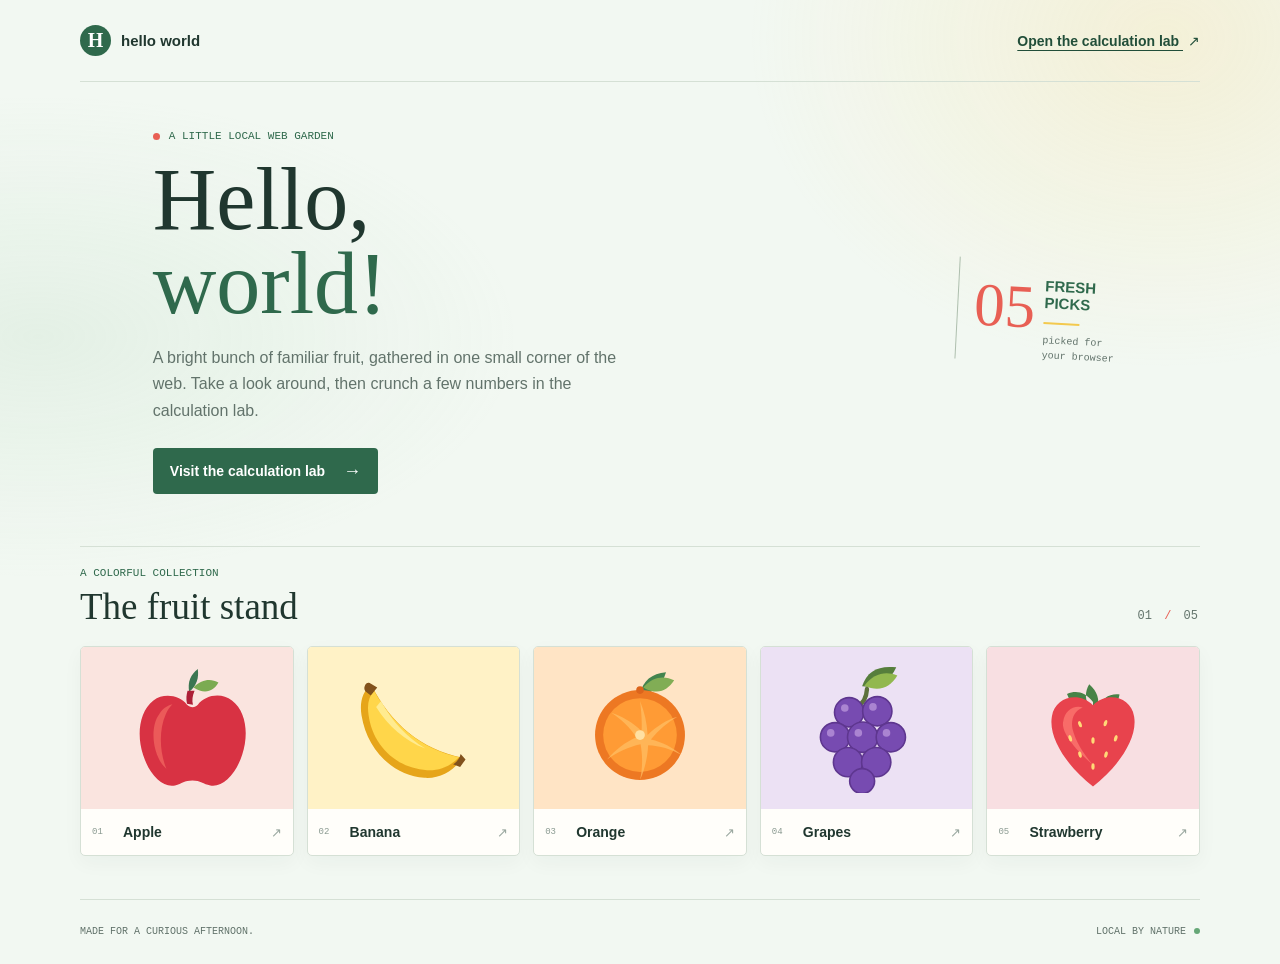
<file: index.html>
<!doctype html>
<html lang="en">
<head>
  <meta charset="utf-8">
  <meta name="viewport" content="width=device-width, initial-scale=1">
  <meta name="theme-color" content="#f2f8f2">
  <title>Hello, world! | Fruit collection</title>
  <link rel="stylesheet" href="/style.css">
</head>
<body>
  <div class="site-shell">
    <header class="site-header">
      <a class="brand" href="/" aria-label="Hello World home">
        <span class="brand-mark" aria-hidden="true">H</span>
        <span>hello world</span>
      </a>
      <a class="header-link" href="/calculations">Open the calculation lab <span aria-hidden="true">&#8599;</span></a>
    </header>

    <main>
      <section class="home-hero" aria-labelledby="page-title">
        <div class="hero-copy">
          <p class="eyebrow"><span class="eyebrow-dot" aria-hidden="true"></span> A little local web garden</p>
          <h1 id="page-title">Hello,<br><span>world!</span></h1>
          <p class="hero-intro">A bright bunch of familiar fruit, gathered in one small corner of the web. Take a look around, then crunch a few numbers in the calculation lab.</p>
          <a class="primary-link" href="/calculations">Visit the calculation lab <span aria-hidden="true">&#8594;</span></a>
        </div>
        <div class="hero-note" aria-label="Five fresh picks">
          <span class="note-number">05</span>
          <span class="note-label">fresh<br>picks</span>
          <span class="note-rule" aria-hidden="true"></span>
          <span class="note-small">picked for<br>your browser</span>
        </div>
      </section>

      <section class="fruit-section" aria-labelledby="fruit-title">
        <div class="section-heading">
          <div>
            <p class="eyebrow">A colorful collection</p>
            <h2 id="fruit-title">The fruit stand</h2>
          </div>
          <p class="section-count">01 <span aria-hidden="true">/</span> 05</p>
        </div>
        <ul class="fruit-grid">
          <li class="fruit-card fruit-card-apple">
            <div class="fruit-art"><img src="/images/apple.svg" alt="A red apple with a green leaf"></div>
            <div class="fruit-caption"><span class="fruit-index">01</span><h3>Apple</h3><span class="fruit-arrow" aria-hidden="true">&#8599;</span></div>
          </li>
          <li class="fruit-card fruit-card-banana">
            <div class="fruit-art"><img src="/images/banana.svg" alt="A ripe yellow banana"></div>
            <div class="fruit-caption"><span class="fruit-index">02</span><h3>Banana</h3><span class="fruit-arrow" aria-hidden="true">&#8599;</span></div>
          </li>
          <li class="fruit-card fruit-card-orange">
            <div class="fruit-art"><img src="/images/orange.svg" alt="A bright orange with a green leaf"></div>
            <div class="fruit-caption"><span class="fruit-index">03</span><h3>Orange</h3><span class="fruit-arrow" aria-hidden="true">&#8599;</span></div>
          </li>
          <li class="fruit-card fruit-card-grapes">
            <div class="fruit-art"><img src="/images/grapes.svg" alt="A bunch of purple grapes"></div>
            <div class="fruit-caption"><span class="fruit-index">04</span><h3>Grapes</h3><span class="fruit-arrow" aria-hidden="true">&#8599;</span></div>
          </li>
          <li class="fruit-card fruit-card-strawberry">
            <div class="fruit-art"><img src="/images/strawberry.svg" alt="A red strawberry with green leaves"></div>
            <div class="fruit-caption"><span class="fruit-index">05</span><h3>Strawberry</h3><span class="fruit-arrow" aria-hidden="true">&#8599;</span></div>
          </li>
        </ul>
      </section>
    </main>

    <footer class="site-footer">
      <span>Made for a curious afternoon.</span>
      <span>Local by nature <span class="footer-dot" aria-hidden="true"></span></span>
    </footer>
  </div>
</body>
</html>
</file>
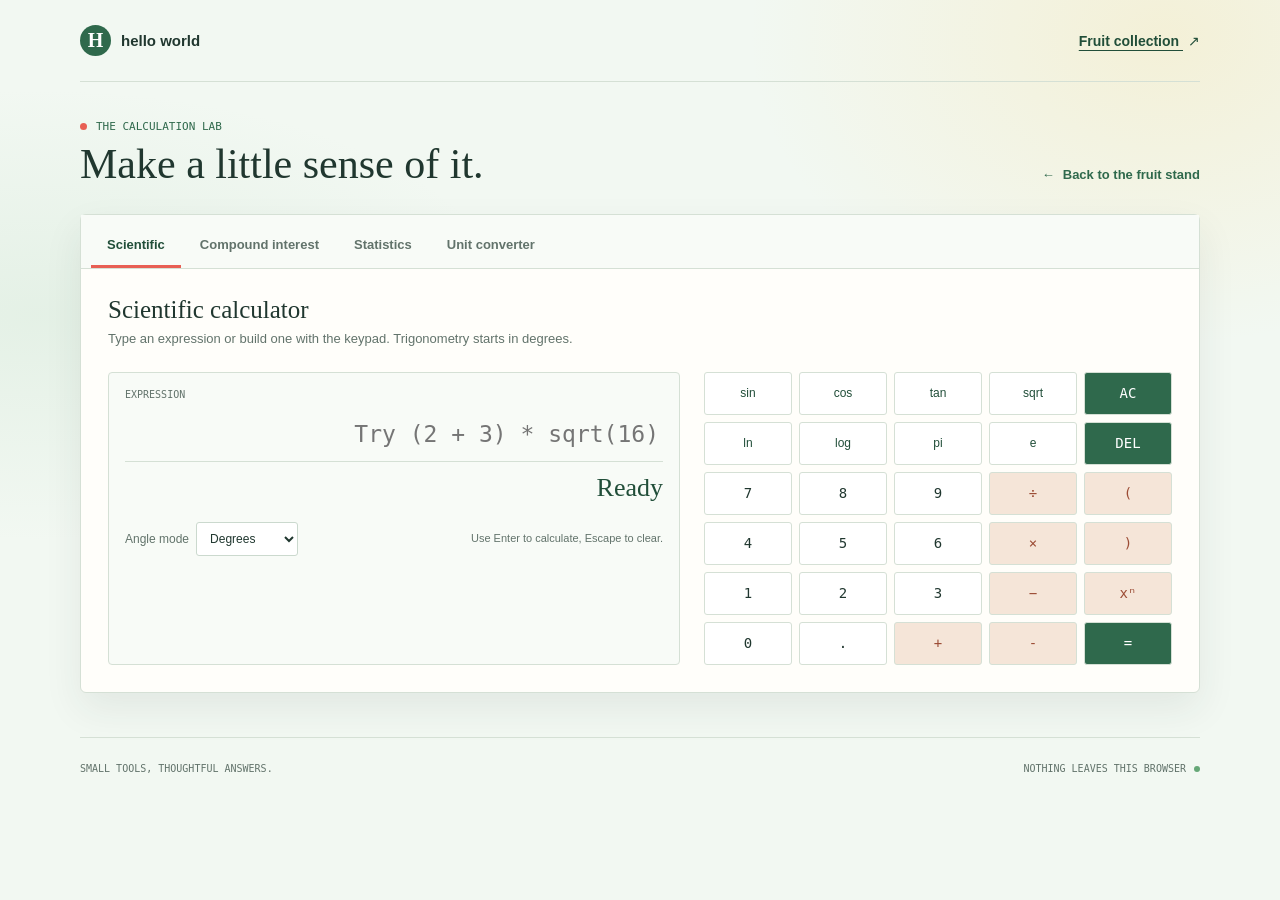
<file: advanced-calculations.html>
<!doctype html>
<html lang="en">
<head>
  <meta charset="utf-8">
  <meta name="viewport" content="width=device-width, initial-scale=1">
  <meta name="theme-color" content="#f2f8f2">
  <title>Calculation lab | Hello, world!</title>
  <link rel="stylesheet" href="/style.css">
</head>
<body>
  <div class="site-shell">
    <header class="site-header">
      <a class="brand" href="/" aria-label="Hello World home">
        <span class="brand-mark" aria-hidden="true">H</span>
        <span>hello world</span>
      </a>
      <a class="header-link" href="/">Fruit collection <span aria-hidden="true">&#8599;</span></a>
    </header>

    <main>
      <div class="page-heading">
        <div>
          <p class="eyebrow"><span class="eyebrow-dot" aria-hidden="true"></span> The calculation lab</p>
          <h1>Make a little sense of it.</h1>
        </div>
        <a class="back-link" href="/"><span aria-hidden="true">&#8592;</span> Back to the fruit stand</a>
      </div>

      <div class="calculator-shell">
        <div class="tab-list" role="tablist" aria-label="Choose a calculator">
          <button class="tab-button" id="tab-scientific" type="button" role="tab" aria-selected="true" aria-controls="panel-scientific" tabindex="0">Scientific</button>
          <button class="tab-button" id="tab-interest" type="button" role="tab" aria-selected="false" aria-controls="panel-interest" tabindex="-1">Compound interest</button>
          <button class="tab-button" id="tab-statistics" type="button" role="tab" aria-selected="false" aria-controls="panel-statistics" tabindex="-1">Statistics</button>
          <button class="tab-button" id="tab-converter" type="button" role="tab" aria-selected="false" aria-controls="panel-converter" tabindex="-1">Unit converter</button>
        </div>

        <section class="tab-panel" id="panel-scientific" role="tabpanel" aria-labelledby="tab-scientific" tabindex="0">
          <div class="panel-heading">
            <div>
              <h2>Scientific calculator</h2>
              <p>Type an expression or build one with the keypad. Trigonometry starts in degrees.</p>
            </div>
          </div>
          <div class="tool-layout">
            <div class="calculator-display">
              <label class="display-label" for="expression">Expression</label>
              <input class="expression-input" id="expression" type="text" inputmode="decimal" autocomplete="off" autocapitalize="off" spellcheck="false" aria-describedby="scientific-status" placeholder="Try (2 + 3) * sqrt(16)">
              <output class="display-result" id="scientific-result" aria-live="polite" aria-atomic="true">Ready</output>
              <div class="calculator-controls">
                <label class="mode-label" for="angle-mode">Angle mode
                  <select class="mode-select" id="angle-mode">
                    <option value="degrees">Degrees</option>
                    <option value="radians">Radians</option>
                  </select>
                </label>
                <span class="field-hint">Use Enter to calculate, Escape to clear.</span>
              </div>
              <p class="form-status" id="scientific-status" role="status" aria-live="polite"></p>
            </div>
            <div class="keypad" aria-label="Calculator keypad">
              <button class="calc-key function-key" type="button" data-insert="sin(">sin</button>
              <button class="calc-key function-key" type="button" data-insert="cos(">cos</button>
              <button class="calc-key function-key" type="button" data-insert="tan(">tan</button>
              <button class="calc-key function-key" type="button" data-insert="sqrt(">sqrt</button>
              <button class="calc-key action-key" type="button" data-action="clear">AC</button>
              <button class="calc-key function-key" type="button" data-insert="ln(">ln</button>
              <button class="calc-key function-key" type="button" data-insert="log(">log</button>
              <button class="calc-key function-key" type="button" data-insert="pi">pi</button>
              <button class="calc-key function-key" type="button" data-insert="e">e</button>
              <button class="calc-key action-key" type="button" data-action="backspace" aria-label="Delete last character">DEL</button>
              <button class="calc-key" type="button" data-insert="7">7</button>
              <button class="calc-key" type="button" data-insert="8">8</button>
              <button class="calc-key" type="button" data-insert="9">9</button>
              <button class="calc-key operator-key" type="button" data-insert="/">&#247;</button>
              <button class="calc-key operator-key" type="button" data-insert="(">(</button>
              <button class="calc-key" type="button" data-insert="4">4</button>
              <button class="calc-key" type="button" data-insert="5">5</button>
              <button class="calc-key" type="button" data-insert="6">6</button>
              <button class="calc-key operator-key" type="button" data-insert="*">&#215;</button>
              <button class="calc-key operator-key" type="button" data-insert=")">)</button>
              <button class="calc-key" type="button" data-insert="1">1</button>
              <button class="calc-key" type="button" data-insert="2">2</button>
              <button class="calc-key" type="button" data-insert="3">3</button>
              <button class="calc-key operator-key" type="button" data-insert="-">&#8722;</button>
              <button class="calc-key operator-key" type="button" data-insert="^">x&#8319;</button>
              <button class="calc-key" type="button" data-insert="0">0</button>
              <button class="calc-key" type="button" data-insert=".">.</button>
              <button class="calc-key operator-key" type="button" data-insert="+">+</button>
              <button class="calc-key operator-key" type="button" data-insert="-">-</button>
              <button class="calc-key action-key" type="button" data-action="calculate">=</button>
            </div>
          </div>
        </section>

        <section class="tab-panel" id="panel-interest" role="tabpanel" aria-labelledby="tab-interest" tabindex="0" hidden>
          <div class="panel-heading">
            <div>
              <h2>Compound-interest planner</h2>
              <p>Explore how a starting amount may grow over time.</p>
            </div>
          </div>
          <form id="interest-form" novalidate>
            <div class="tool-layout">
              <div>
                <div class="field-grid">
                  <div class="field">
                    <label for="principal">Starting amount</label>
                    <input id="principal" name="principal" type="number" min="0.01" max="1000000000000" step="any" required inputmode="decimal" placeholder="1000">
                  </div>
                  <div class="field">
                    <label for="annual-rate">Annual interest rate (%)</label>
                    <input id="annual-rate" name="rate" type="number" min="0" max="100" step="any" required inputmode="decimal" placeholder="5">
                  </div>
                  <div class="field">
                    <label for="years">Investment period (years)</label>
                    <input id="years" name="years" type="number" min="0" max="100" step="any" required inputmode="decimal" placeholder="10">
                  </div>
                  <div class="field">
                    <label for="frequency">Compounding frequency</label>
                    <select id="frequency" name="frequency">
                      <option value="1">Annually</option>
                      <option value="2">Semi-annually</option>
                      <option value="4">Quarterly</option>
                      <option value="12" selected>Monthly</option>
                      <option value="365">Daily</option>
                    </select>
                  </div>
                </div>
                <div class="form-actions">
                  <button class="submit-button" type="submit">Estimate growth <span aria-hidden="true">&#8594;</span></button>
                  <p class="form-status" id="interest-status" role="status" aria-live="polite"></p>
                </div>
              </div>
              <div class="result-box" id="interest-result" aria-live="polite" aria-atomic="true">
                <h3>Projection</h3>
                <div class="result-placeholder"><span aria-hidden="true">&#8599;</span>Enter your assumptions<br>to see an estimate.</div>
              </div>
            </div>
            <p class="disclaimer">Estimate only; taxes, fees, and additional deposits are excluded.</p>
          </form>
        </section>

        <section class="tab-panel" id="panel-statistics" role="tabpanel" aria-labelledby="tab-statistics" tabindex="0" hidden>
          <div class="panel-heading">
            <div>
              <h2>Statistics summary</h2>
              <p>Paste a list of values, separated by commas or spaces.</p>
            </div>
          </div>
          <form id="statistics-form" novalidate>
            <div class="tool-layout">
              <div>
                <div class="field">
                  <label for="data-values">Your data</label>
                  <textarea id="data-values" name="values" spellcheck="false" placeholder="12, 18, 19, 24, 27"></textarea>
                  <span class="field-hint">A single value is valid; sample standard deviation needs at least two.</span>
                </div>
                <div class="form-actions">
                  <button class="submit-button" type="submit">Summarize data <span aria-hidden="true">&#8594;</span></button>
                  <p class="form-status" id="statistics-status" role="status" aria-live="polite"></p>
                </div>
              </div>
              <div class="result-box" id="statistics-result" aria-live="polite" aria-atomic="true">
                <h3>Summary</h3>
                <div class="result-placeholder"><span aria-hidden="true">&#8721;</span>Your data summary<br>will appear here.</div>
              </div>
            </div>
          </form>
        </section>

        <section class="tab-panel" id="panel-converter" role="tabpanel" aria-labelledby="tab-converter" tabindex="0" hidden>
          <div class="panel-heading">
            <div>
              <h2>Unit converter</h2>
              <p>Switch between common measures of length, mass, and temperature.</p>
            </div>
          </div>
          <form id="converter-form" novalidate>
            <div class="tool-layout">
              <div>
                <div class="field-grid">
                  <div class="field">
                    <label for="measurement-type">Measurement</label>
                    <select id="measurement-type" name="type">
                      <option value="length">Length</option>
                      <option value="mass">Mass</option>
                      <option value="temperature">Temperature</option>
                    </select>
                  </div>
                  <div class="field">
                    <label for="conversion-value">Value</label>
                    <input id="conversion-value" name="value" type="number" step="any" required inputmode="decimal" placeholder="Enter a value">
                  </div>
                  <div class="field">
                    <label for="source-unit">From</label>
                    <select id="source-unit" name="from"></select>
                  </div>
                  <div class="field">
                    <label for="destination-unit">To</label>
                    <select id="destination-unit" name="to"></select>
                  </div>
                </div>
                <div class="form-actions">
                  <button class="submit-button" type="submit">Convert value <span aria-hidden="true">&#8594;</span></button>
                  <p class="form-status" id="converter-status" role="status" aria-live="polite"></p>
                </div>
              </div>
              <div class="result-box" aria-live="polite" aria-atomic="true">
                <h3>Conversion</h3>
                <div class="result-placeholder" id="conversion-placeholder"><span aria-hidden="true">&#8644;</span>Choose your units<br>to see the conversion.</div>
                <p class="conversion-result" id="conversion-result"></p>
              </div>
            </div>
          </form>
        </section>
      </div>
    </main>

    <footer class="site-footer">
      <span>Small tools, thoughtful answers.</span>
      <span>Nothing leaves this browser <span class="footer-dot" aria-hidden="true"></span></span>
    </footer>
  </div>

  <script>
    const tabs = [...document.querySelectorAll('[role="tab"]')];
    const panels = [...document.querySelectorAll('[role="tabpanel"]')];

    function selectTab(tab, moveFocus = false) {
      tabs.forEach((item) => {
        const selected = item === tab;
        item.setAttribute('aria-selected', String(selected));
        item.tabIndex = selected ? 0 : -1;
      });
      panels.forEach((panel) => {
        panel.hidden = panel.id !== tab.getAttribute('aria-controls');
      });
      if (moveFocus) tab.focus();
    }

    tabs.forEach((tab) => {
      tab.addEventListener('click', () => selectTab(tab));
      tab.addEventListener('keydown', (event) => {
        let nextIndex = tabs.indexOf(tab);
        if (event.key === 'ArrowRight') nextIndex = (nextIndex + 1) % tabs.length;
        else if (event.key === 'ArrowLeft') nextIndex = (nextIndex - 1 + tabs.length) % tabs.length;
        else if (event.key === 'Home') nextIndex = 0;
        else if (event.key === 'End') nextIndex = tabs.length - 1;
        else return;
        event.preventDefault();
        selectTab(tabs[nextIndex], true);
      });
    });

    class ExpressionParser {
      constructor(source, angleMode) {
        this.tokens = this.tokenize(source);
        this.index = 0;
        this.angleMode = angleMode;
      }

      tokenize(source) {
        const tokens = [];
        let position = 0;
        while (position < source.length) {
          if (/\s/.test(source[position])) {
            position += 1;
            continue;
          }
          const rest = source.slice(position);
          const number = rest.match(/^(?:\d+(?:\.\d*)?|\.\d+)(?:e[+-]?\d+)?/i);
          const identifier = rest.match(/^[a-z]+/i);
          if (number) {
            const value = Number(number[0]);
            if (!Number.isFinite(value)) throw new Error('Enter finite numbers only.');
            tokens.push({ type: 'number', value });
            position += number[0].length;
          } else if (identifier) {
            tokens.push({ type: 'identifier', value: identifier[0].toLowerCase() });
            position += identifier[0].length;
          } else if ('+-*/^()'.includes(source[position])) {
            tokens.push({ type: source[position], value: source[position] });
            position += 1;
          } else {
            throw new Error(`Unsupported character: ${source[position]}`);
          }
        }
        return tokens;
      }

      peek(type) {
        return this.tokens[this.index]?.type === type;
      }

      take(type) {
        if (!this.peek(type)) throw new Error('Check the expression and parentheses.');
        return this.tokens[this.index++];
      }

      parse() {
        if (this.tokens.length === 0) throw new Error('Enter an expression first.');
        const value = this.parseExpression();
        if (this.index !== this.tokens.length) throw new Error('There is extra input after the expression.');
        if (!Number.isFinite(value)) throw new Error('The result is not a finite number.');
        return value;
      }

      parseExpression() {
        let value = this.parseTerm();
        while (this.peek('+') || this.peek('-')) {
          const operator = this.tokens[this.index++].type;
          const right = this.parseTerm();
          value = operator === '+' ? value + right : value - right;
        }
        return value;
      }

      parseTerm() {
        let value = this.parseUnary();
        while (this.peek('*') || this.peek('/')) {
          const operator = this.tokens[this.index++].type;
          const right = this.parseUnary();
          if (operator === '/' && right === 0) throw new Error('Division by zero is not allowed.');
          value = operator === '*' ? value * right : value / right;
        }
        return value;
      }

      parseUnary() {
        if (this.peek('+')) {
          this.index += 1;
          return this.parseUnary();
        }
        if (this.peek('-')) {
          this.index += 1;
          return -this.parseUnary();
        }
        return this.parsePower();
      }

      parsePower() {
        let value = this.parsePrimary();
        if (this.peek('^')) {
          this.index += 1;
          value = value ** this.parseUnary();
        }
        return value;
      }

      parsePrimary() {
        if (this.peek('number')) return this.tokens[this.index++].value;
        if (this.peek('(')) {
          this.index += 1;
          const value = this.parseExpression();
          this.take(')');
          return value;
        }
        if (this.peek('identifier')) {
          const name = this.tokens[this.index++].value;
          if (name === 'pi') return Math.PI;
          if (name === 'e') return Math.E;
          if (!['sin', 'cos', 'tan', 'sqrt', 'ln', 'log'].includes(name)) {
            throw new Error(`Unknown name: ${name}`);
          }
          this.take('(');
          const argument = this.parseExpression();
          this.take(')');
          return this.applyFunction(name, argument);
        }
        throw new Error('A number, constant, or opening parenthesis was expected.');
      }

      applyFunction(name, value) {
        if (name === 'sqrt' && value < 0) throw new Error('Square root needs a value of zero or more.');
        if ((name === 'ln' || name === 'log') && value <= 0) throw new Error('Logarithms need a value greater than zero.');
        if (name === 'sqrt') return Math.sqrt(value);
        if (name === 'ln') return Math.log(value);
        if (name === 'log') return Math.log10(value);
        const angle = this.angleMode === 'degrees' ? value * Math.PI / 180 : value;
        if (name === 'tan' && Math.abs(Math.cos(angle)) < 1e-14) throw new Error('Tangent is undefined at this angle.');
        if (name === 'sin') return Math.sin(angle);
        if (name === 'cos') return Math.cos(angle);
        return Math.tan(angle);
      }
    }

    const expressionInput = document.querySelector('#expression');
    const scientificResult = document.querySelector('#scientific-result');
    const scientificStatus = document.querySelector('#scientific-status');
    const angleMode = document.querySelector('#angle-mode');
    const numberFormat = new Intl.NumberFormat(undefined, { maximumSignificantDigits: 12 });

    function clearScientificMessage() {
      scientificStatus.textContent = '';
      scientificResult.dataset.state = 'ready';
    }

    function calculateExpression() {
      try {
        const value = new ExpressionParser(expressionInput.value, angleMode.value).parse();
        scientificResult.textContent = numberFormat.format(value);
        scientificResult.dataset.state = 'success';
        scientificStatus.textContent = '';
      } catch (error) {
        scientificResult.textContent = 'Check your expression';
        scientificResult.dataset.state = 'error';
        scientificStatus.textContent = error.message;
      }
    }

    document.querySelectorAll('.calc-key').forEach((button) => {
      button.addEventListener('click', () => {
        const action = button.dataset.action;
        if (action === 'clear') {
          expressionInput.value = '';
          scientificResult.textContent = 'Ready';
          clearScientificMessage();
        } else if (action === 'backspace') {
          expressionInput.value = expressionInput.value.slice(0, -1);
          clearScientificMessage();
        } else if (action === 'calculate') {
          calculateExpression();
        } else {
          expressionInput.value += button.dataset.insert;
          clearScientificMessage();
        }
        expressionInput.focus();
      });
    });

    expressionInput.addEventListener('keydown', (event) => {
      if (event.key === 'Enter') {
        event.preventDefault();
        calculateExpression();
      } else if (event.key === 'Escape') {
        expressionInput.value = '';
        scientificResult.textContent = 'Ready';
        clearScientificMessage();
      }
    });
    expressionInput.addEventListener('input', clearScientificMessage);

    function formatNumber(value) {
      return numberFormat.format(value);
    }

    function showStatus(element, message, isError = false) {
      element.textContent = message;
      element.classList.toggle('status-error', isError);
    }

    function renderRows(items) {
      return `<dl class="result-list">${items.map(([label, value]) => `<div class="result-row"><dt>${label}</dt><dd>${value}</dd></div>`).join('')}</dl>`;
    }

    document.querySelector('#interest-form').addEventListener('submit', (event) => {
      event.preventDefault();
      const principalText = document.querySelector('#principal').value.trim();
      const rateText = document.querySelector('#annual-rate').value.trim();
      const yearsText = document.querySelector('#years').value.trim();
      const principal = Number(principalText);
      const rate = Number(rateText);
      const years = Number(yearsText);
      const periods = Number(document.querySelector('#frequency').value);
      const status = document.querySelector('#interest-status');
      const result = document.querySelector('#interest-result');

      if (!principalText || !rateText || !yearsText || ![principal, rate, years].every(Number.isFinite) || principal <= 0 || principal > 1e12 || rate < 0 || rate > 100 || years < 0 || years > 100) {
        result.innerHTML = '<h3>Projection</h3><div class="result-placeholder">Review the assumptions and try again.</div>';
        showStatus(status, 'Use an amount above 0 and at most 1 trillion, a rate from 0% to 100%, and a period from 0 to 100 years.', true);
        return;
      }

      const futureValue = principal * (1 + (rate / 100) / periods) ** (periods * years);
      const interest = futureValue - principal;
      if (!Number.isFinite(futureValue) || !Number.isFinite(interest)) {
        result.innerHTML = '<h3>Projection</h3><div class="result-placeholder">This estimate is outside the available numeric range.</div>';
        showStatus(status, 'The estimate is too large to represent. Try a smaller rate or period.', true);
        return;
      }

      result.innerHTML = `<h3>Projection</h3><strong class="result-value">${formatNumber(futureValue)}</strong><p class="result-caption">Estimated future value</p>${renderRows([['Interest earned', formatNumber(interest)], ['Starting amount', formatNumber(principal)]])}`;
      showStatus(status, 'Estimate calculated.');
    });

    document.querySelector('#statistics-form').addEventListener('submit', (event) => {
      event.preventDefault();
      const raw = document.querySelector('#data-values').value;
      const status = document.querySelector('#statistics-status');
      const result = document.querySelector('#statistics-result');
      const numericPattern = '[+-]?(?:\\d+(?:\\.\\d*)?|\\.\\d+)(?:[eE][+-]?\\d+)?';
      const listPattern = new RegExp(`^\\s*${numericPattern}(?:(?:\\s*,\\s*|\\s+)${numericPattern})*\\s*$`);

      if (!raw.trim() || !listPattern.test(raw)) {
        result.innerHTML = '<h3>Summary</h3><div class="result-placeholder">Check the list format and try again.</div>';
        showStatus(status, 'Enter finite numbers separated by commas or whitespace. Avoid empty values and repeated commas.', true);
        return;
      }

      const values = raw.trim().split(/[\s,]+/).map(Number);
      if (values.some((value) => !Number.isFinite(value))) {
        result.innerHTML = '<h3>Summary</h3><div class="result-placeholder">Check the list format and try again.</div>';
        showStatus(status, 'Every value must be a finite number.', true);
        return;
      }

      const sum = values.reduce((total, value) => total + value, 0);
      const mean = sum / values.length;
      const sorted = [...values].sort((left, right) => left - right);
      const middle = Math.floor(sorted.length / 2);
      const median = sorted.length % 2 ? sorted[middle] : sorted[middle - 1] / 2 + sorted[middle] / 2;
      let squaredDeviations = 0;
      let runningMean = 0;
      values.forEach((value, index) => {
        const delta = value - runningMean;
        runningMean += delta / (index + 1);
        squaredDeviations += delta * (value - runningMean);
      });
      const populationDeviation = Math.sqrt(Math.max(0, squaredDeviations / values.length));
      const sampleDeviation = values.length > 1 ? Math.sqrt(Math.max(0, squaredDeviations / (values.length - 1))) : null;
      const stats = [sum, mean, median, populationDeviation, ...(sampleDeviation === null ? [] : [sampleDeviation])];

      if (stats.some((value) => !Number.isFinite(value))) {
        result.innerHTML = '<h3>Summary</h3><div class="result-placeholder">The results exceed the available numeric range.</div>';
        showStatus(status, 'One or more statistics could not be represented as a finite number.', true);
        return;
      }

      const rows = [
        ['Count', String(values.length)],
        ['Sum', formatNumber(sum)],
        ['Mean', formatNumber(mean)],
        ['Median', formatNumber(median)],
        ['Minimum', formatNumber(values.reduce((minimum, value) => Math.min(minimum, value)))],
        ['Maximum', formatNumber(values.reduce((maximum, value) => Math.max(maximum, value)))],
        ['Population standard deviation', formatNumber(populationDeviation)],
        ['Sample standard deviation', sampleDeviation === null ? 'Unavailable for one value' : formatNumber(sampleDeviation)],
      ];
      result.innerHTML = `<h3>Summary</h3>${renderRows(rows)}`;
      showStatus(status, 'Statistics calculated.');
    });

    const unitGroups = {
      length: [
        ['m', 'Meters', 1], ['km', 'Kilometers', 1000], ['cm', 'Centimeters', 0.01], ['ft', 'Feet', 0.3048], ['mi', 'Miles', 1609.344],
      ],
      mass: [
        ['g', 'Grams', 1], ['kg', 'Kilograms', 1000], ['oz', 'Ounces', 28.349523125], ['lb', 'Pounds', 453.59237],
      ],
      temperature: [
        ['c', 'Celsius'], ['f', 'Fahrenheit'], ['k', 'Kelvin'],
      ],
    };

    const measurementType = document.querySelector('#measurement-type');
    const sourceUnit = document.querySelector('#source-unit');
    const destinationUnit = document.querySelector('#destination-unit');
    const conversionResult = document.querySelector('#conversion-result');
    const conversionPlaceholder = document.querySelector('#conversion-placeholder');

    function updateUnitOptions() {
      const units = unitGroups[measurementType.value];
      [sourceUnit, destinationUnit].forEach((select) => {
        select.replaceChildren(...units.map(([value, label]) => new Option(label, value)));
      });
      destinationUnit.selectedIndex = Math.min(1, units.length - 1);
      conversionResult.textContent = '';
      conversionPlaceholder.hidden = false;
      showStatus(document.querySelector('#converter-status'), '');
    }

    measurementType.addEventListener('change', updateUnitOptions);
    updateUnitOptions();

    document.querySelector('#converter-form').addEventListener('submit', (event) => {
      event.preventDefault();
      const valueText = document.querySelector('#conversion-value').value.trim();
      const value = Number(valueText);
      const type = measurementType.value;
      const from = sourceUnit.value;
      const to = destinationUnit.value;
      const status = document.querySelector('#converter-status');

      if (!valueText || !Number.isFinite(value)) {
        conversionResult.textContent = '';
        conversionPlaceholder.hidden = false;
        showStatus(status, 'Enter a finite number to convert.', true);
        return;
      }

      let converted;
      if (type === 'temperature') {
        const celsius = from === 'c' ? value : from === 'f' ? (value - 32) * 5 / 9 : value - 273.15;
        if (celsius < -273.15 - 1e-10) {
          conversionResult.textContent = '';
          conversionPlaceholder.hidden = false;
          showStatus(status, 'Temperature cannot be below absolute zero.', true);
          return;
        }
        const validCelsius = Math.max(celsius, -273.15);
        converted = to === 'c' ? validCelsius : to === 'f' ? validCelsius * 9 / 5 + 32 : validCelsius + 273.15;
      } else {
        const units = unitGroups[type];
        const sourceFactor = units.find(([unit]) => unit === from)[2];
        const destinationFactor = units.find(([unit]) => unit === to)[2];
        converted = value * sourceFactor / destinationFactor;
      }

      if (!Number.isFinite(converted)) {
        conversionResult.textContent = '';
        conversionPlaceholder.hidden = false;
        showStatus(status, 'The converted value is outside the available numeric range.', true);
        return;
      }

      const sourceLabel = sourceUnit.selectedOptions[0].textContent;
      const destinationLabel = destinationUnit.selectedOptions[0].textContent;
      conversionResult.textContent = `${formatNumber(value)} ${sourceLabel} = ${formatNumber(converted)} ${destinationLabel}`;
      conversionPlaceholder.hidden = true;
      showStatus(status, 'Conversion complete.');
    });
  </script>
</body>
</html>
</file>
<file: style.css>
:root {
  color-scheme: light;
  --ink: #20372f;
  --muted: #62736b;
  --green: #2f694c;
  --green-dark: #214e39;
  --green-soft: #dcebdd;
  --paper: #f2f8f2;
  --white: #fffefa;
  --line: #d5e0d5;
  --coral: #e85f54;
  --yellow: #f3c94e;
  --blue: #579bb4;
  --shadow: 0 16px 38px rgb(32 55 47 / 8%);
  font-family: 'DM Sans', 'Trebuchet MS', sans-serif;
  color: var(--ink);
  background: var(--paper);
  font-synthesis: none;
  text-rendering: optimizeLegibility;
}

* { box-sizing: border-box; }

body {
  min-width: 320px;
  min-height: 100vh;
  margin: 0;
  background:
    radial-gradient(ellipse at 91% 4%, rgb(249 214 126 / 23%), transparent 26rem),
    radial-gradient(ellipse at 3% 35%, rgb(165 207 174 / 18%), transparent 30rem),
    var(--paper);
}

button, input, select, textarea { font: inherit; }
button, a, input, select, textarea { -webkit-tap-highlight-color: transparent; }
a { color: inherit; }
button { color: inherit; }

:focus-visible {
  outline: 3px solid #db7945;
  outline-offset: 3px;
}

.site-shell { width: min(1120px, calc(100% - 48px)); margin: 0 auto; }

.site-header {
  min-height: 82px;
  display: flex;
  align-items: center;
  justify-content: space-between;
  border-bottom: 1px solid var(--line);
}

.brand {
  display: inline-flex;
  gap: 10px;
  align-items: center;
  text-decoration: none;
  font-weight: 700;
  font-size: 15px;
}

.brand-mark {
  display: grid;
  place-items: center;
  width: 31px;
  aspect-ratio: 1;
  border-radius: 50%;
  color: white;
  background: var(--green);
  font-family: 'Fraunces', Georgia, serif;
  font-size: 20px;
}

.header-link, .text-link {
  color: var(--green-dark);
  font-size: 14px;
  font-weight: 600;
  text-decoration-thickness: 1px;
  text-underline-offset: 4px;
}

.header-link span { display: inline-block; margin-left: 5px; }

.home-hero {
  min-height: 365px;
  display: flex;
  align-items: center;
  justify-content: space-between;
  gap: 32px;
  padding: 48px 6.5% 52px;
  overflow: hidden;
  position: relative;
}

.hero-copy { max-width: 600px; position: relative; z-index: 1; }
.eyebrow {
  display: flex;
  align-items: center;
  gap: 9px;
  margin: 0 0 16px;
  color: var(--green);
  font-family: 'DM Mono', monospace;
  font-size: 11px;
  letter-spacing: 0;
  text-transform: uppercase;
}

.eyebrow-dot, .footer-dot { width: 7px; height: 7px; border-radius: 50%; background: var(--coral); }

h1, h2, h3, p { margin-top: 0; }
h1, h2, .result-value { font-family: 'Fraunces', Georgia, serif; font-weight: 500; }

.home-hero h1 {
  margin: 0 0 18px;
  font-size: 88px;
  line-height: .96;
}

.home-hero h1 span { color: var(--green); }
.hero-intro { max-width: 470px; margin-bottom: 24px; color: var(--muted); font-size: 16px; line-height: 1.65; }

.primary-link {
  display: inline-flex;
  min-height: 46px;
  align-items: center;
  gap: 18px;
  padding: 0 17px;
  border-radius: 4px;
  color: white;
  background: var(--green);
  font-size: 14px;
  font-weight: 600;
  text-decoration: none;
  transition: background-color 160ms ease, transform 160ms ease;
}

.primary-link:hover { background: var(--green-dark); transform: translateY(-2px); }
.primary-link span { font-size: 18px; }

.hero-note {
  width: 170px;
  min-width: 140px;
  display: grid;
  grid-template-columns: auto 1fr;
  align-items: end;
  column-gap: 9px;
  padding: 17px 0 0 16px;
  border-left: 1px solid #aebfae;
  transform: rotate(3deg);
}

.note-number { grid-row: span 2; color: var(--coral); font-family: 'Fraunces', Georgia, serif; font-size: 61px; line-height: .8; }
.note-label { color: var(--green); font-size: 15px; font-weight: 700; line-height: 1.1; text-transform: uppercase; }
.note-rule { grid-column: 2; width: 36px; height: 2px; margin: 11px 0 9px; background: var(--yellow); }
.note-small { grid-column: 2; color: var(--muted); font-family: 'DM Mono', monospace; font-size: 10px; line-height: 1.5; }

.fruit-section { padding: 20px 0 43px; border-top: 1px solid var(--line); }
.section-heading { display: flex; align-items: end; justify-content: space-between; margin: 0 0 19px; }
.section-heading .eyebrow { margin-bottom: 8px; }
.section-heading h2, .page-heading h1 { margin: 0; font-size: 37px; line-height: 1.08; }
.section-count { margin: 0 2px 4px 0; color: var(--muted); font-family: 'DM Mono', monospace; font-size: 12px; }
.section-count span { padding: 0 5px; color: var(--coral); }

.fruit-grid {
  display: grid;
  grid-template-columns: repeat(5, minmax(0, 1fr));
  gap: 13px;
  margin: 0;
  padding: 0;
  list-style: none;
}

.fruit-card {
  min-width: 0;
  overflow: hidden;
  border: 1px solid var(--line);
  border-radius: 5px;
  background: var(--white);
  box-shadow: 0 7px 20px rgb(32 55 47 / 4%);
  transition: transform 180ms ease, box-shadow 180ms ease;
}

.fruit-card:hover { transform: translateY(-4px); box-shadow: var(--shadow); }
.fruit-art { display: grid; place-items: center; min-height: 158px; padding: 16px; }
.fruit-art img { display: block; width: min(100%, 138px); height: 130px; object-fit: contain; }
.fruit-card-apple .fruit-art { background: #fae4df; }
.fruit-card-banana .fruit-art { background: #fff2c6; }
.fruit-card-orange .fruit-art { background: #ffe4c5; }
.fruit-card-grapes .fruit-art { background: #ece1f4; }
.fruit-card-strawberry .fruit-art { background: #f8dfe2; }

.fruit-caption { min-height: 46px; display: grid; grid-template-columns: 25px 1fr 18px; align-items: center; gap: 6px; padding: 0 11px; }
.fruit-index { color: #8a9a91; font-family: 'DM Mono', monospace; font-size: 9px; }
.fruit-caption h3 { margin: 0; font-size: 14px; font-weight: 600; }
.fruit-arrow { justify-self: end; color: #98a69e; font-size: 13px; }

.site-footer {
  min-height: 63px;
  display: flex;
  align-items: center;
  justify-content: space-between;
  gap: 12px;
  border-top: 1px solid var(--line);
  color: var(--muted);
  font-family: 'DM Mono', monospace;
  font-size: 10px;
  text-transform: uppercase;
}

.site-footer span:last-child { display: inline-flex; align-items: center; gap: 8px; }
.footer-dot { width: 6px; height: 6px; background: #66a777; }

.page-heading { display: flex; align-items: end; justify-content: space-between; gap: 20px; padding: 38px 0 27px; }
.page-heading .eyebrow { margin-bottom: 9px; }
.page-heading h1 { font-size: 42px; }
.back-link { display: inline-flex; align-items: center; gap: 8px; margin-bottom: 5px; color: var(--green); font-size: 13px; font-weight: 600; text-decoration: none; }
.back-link:hover { text-decoration: underline; text-underline-offset: 4px; }

.calculator-shell { margin: 0 0 44px; border: 1px solid var(--line); border-radius: 6px; background: var(--white); box-shadow: var(--shadow); }
.tab-list { display: flex; gap: 3px; padding: 8px 10px 0; border-bottom: 1px solid var(--line); background: #f8fbf7; }
.tab-button { min-height: 45px; padding: 0 16px; border: 0; border-bottom: 3px solid transparent; background: transparent; color: var(--muted); cursor: pointer; font-size: 13px; font-weight: 600; }
.tab-button:hover { color: var(--ink); }
.tab-button[aria-selected="true"] { border-bottom-color: var(--coral); color: var(--green-dark); }
.tab-panel { padding: 27px; }
.tab-panel[hidden] { display: none; }
.panel-heading { display: flex; align-items: start; justify-content: space-between; gap: 20px; margin-bottom: 22px; }
.panel-heading h2 { margin: 0 0 5px; font-family: 'Fraunces', Georgia, serif; font-size: 25px; font-weight: 500; }
.panel-heading p { max-width: 570px; margin: 0; color: var(--muted); font-size: 13px; line-height: 1.55; }
.tool-layout { display: grid; grid-template-columns: minmax(0, 1.1fr) minmax(270px, .9fr); gap: 24px; align-items: stretch; }
.calculator-display { display: flex; flex-direction: column; min-height: 100%; padding: 16px; border: 1px solid var(--line); border-radius: 4px; background: #f8fbf7; }
.display-label { margin-bottom: 8px; color: var(--muted); font-family: 'DM Mono', monospace; font-size: 10px; text-transform: uppercase; }
.expression-input { width: 100%; min-height: 54px; padding: 7px 4px; border: 0; border-bottom: 1px solid var(--line); border-radius: 0; background: transparent; color: var(--ink); font-family: 'DM Mono', monospace; font-size: 23px; text-align: right; }
.expression-input:focus { outline: 0; border-bottom-color: var(--green); }
.expression-input:focus-visible { outline: 3px solid #db7945; outline-offset: 2px; }
.display-result { min-height: 36px; margin: 11px 0 13px; color: var(--green-dark); font-family: 'Fraunces', Georgia, serif; font-size: 26px; overflow-wrap: anywhere; text-align: right; }
.display-result[data-state="error"], .status-error { color: #a42d32; }
.calculator-controls { display: flex; justify-content: space-between; gap: 12px; align-items: center; margin: 0 0 11px; }
.mode-label { display: inline-flex; gap: 7px; align-items: center; color: var(--muted); font-size: 12px; }
.mode-select, .field select, .field input, .field textarea { min-height: 42px; width: 100%; padding: 9px 11px; border: 1px solid #cbd9ce; border-radius: 3px; background: white; color: var(--ink); }
.mode-select { width: auto; min-height: 34px; padding: 5px 25px 5px 9px; }
.keypad { display: grid; grid-template-columns: repeat(5, minmax(0, 1fr)); gap: 7px; margin-top: auto; }
.calc-key { min-height: 43px; border: 1px solid #d5e0d5; border-radius: 3px; background: white; cursor: pointer; font-family: 'DM Mono', monospace; font-size: 14px; transition: background-color 140ms ease, border-color 140ms ease; }
.calc-key:hover { border-color: #9ab59f; background: #eef5ed; }
.calc-key.function-key { color: var(--green-dark); font-family: 'DM Sans', sans-serif; font-size: 12px; }
.calc-key.operator-key { background: #f5e5d8; color: #9c4c35; }
.calc-key.action-key { background: var(--green); color: white; }
.calc-key.action-key:hover { background: var(--green-dark); }

.field-grid { display: grid; grid-template-columns: repeat(2, minmax(0, 1fr)); gap: 15px 14px; }
.field { display: flex; min-width: 0; flex-direction: column; gap: 6px; }
.field label, .field-label { color: var(--ink); font-size: 12px; font-weight: 600; }
.field input:focus, .field select:focus, .field textarea:focus { border-color: var(--green); }
.field textarea { min-height: 106px; resize: vertical; font-family: 'DM Mono', monospace; font-size: 13px; line-height: 1.5; }
.field-hint { color: var(--muted); font-size: 11px; line-height: 1.4; }
.form-actions { display: flex; align-items: center; gap: 14px; margin-top: 19px; }
.submit-button { min-height: 42px; padding: 0 17px; border: 0; border-radius: 3px; background: var(--green); color: white; cursor: pointer; font-size: 13px; font-weight: 600; }
.submit-button:hover { background: var(--green-dark); }
.form-status { min-height: 20px; margin: 0; color: var(--green-dark); font-size: 12px; line-height: 1.5; }
.form-status:empty { display: none; }
.result-box { min-height: 100%; padding: 20px; border-left: 3px solid var(--yellow); background: #f8f5e9; }
.result-box h3 { margin: 0 0 18px; color: var(--muted); font-family: 'DM Mono', monospace; font-size: 10px; font-weight: 500; text-transform: uppercase; }
.result-value { display: block; margin: 0 0 5px; color: var(--green-dark); font-size: 35px; overflow-wrap: anywhere; }
.result-caption { margin: 0 0 20px; color: var(--muted); font-size: 12px; line-height: 1.5; }
.result-list { display: grid; gap: 0; margin: 0; }
.result-row { display: flex; justify-content: space-between; gap: 14px; padding: 9px 0; border-top: 1px solid #e3decb; font-size: 12px; }
.result-row dt { color: var(--muted); }
.result-row dd { margin: 0; color: var(--ink); font-family: 'DM Mono', monospace; text-align: right; }
.result-placeholder { display: grid; min-height: 190px; place-content: center; color: var(--muted); text-align: center; }
.result-placeholder span { display: block; margin-bottom: 8px; color: #a5b5a8; font-size: 28px; }
.converter-row { display: grid; grid-template-columns: 1fr 1fr; gap: 14px; }
.conversion-result { margin: 20px 0 0; padding: 15px; border-top: 1px solid var(--line); color: var(--green-dark); font-family: 'Fraunces', Georgia, serif; font-size: 21px; line-height: 1.4; overflow-wrap: anywhere; }
.conversion-result:empty { display: none; }
.disclaimer { margin: 16px 0 0; color: var(--muted); font-size: 11px; line-height: 1.5; }

@media (max-width: 800px) {
  .site-shell { width: min(100% - 36px, 680px); }
  .home-hero h1 { font-size: 72px; }
  .fruit-grid { grid-template-columns: repeat(3, minmax(0, 1fr)); }
  .fruit-card:nth-child(4), .fruit-card:nth-child(5) { grid-column: span 1; }
  .tool-layout { grid-template-columns: 1fr; }
  .result-box { min-height: 180px; }
}

@media (max-width: 540px) {
  .site-shell { width: calc(100% - 28px); }
  .site-header { min-height: 68px; }
  .header-link { max-width: 160px; font-size: 12px; text-align: right; }
  .home-hero { min-height: auto; gap: 18px; padding: 48px 5px 44px; }
  .home-hero h1 { font-size: 64px; }
  .hero-intro { font-size: 14px; }
  .hero-note { width: 82px; min-width: 82px; grid-template-columns: 1fr; gap: 6px; padding-left: 10px; }
  .note-number { grid-row: auto; font-size: 48px; }
  .note-label, .note-small, .note-rule { grid-column: 1; }
  .note-label { font-size: 12px; }
  .note-small { font-size: 9px; }
  .section-heading h2 { font-size: 31px; }
  .fruit-grid { grid-template-columns: repeat(2, minmax(0, 1fr)); gap: 10px; }
  .fruit-card:last-child { grid-column: 1 / -1; }
  .fruit-card:last-child .fruit-art { min-height: 128px; }
  .fruit-art { min-height: 132px; }
  .fruit-art img { height: 108px; }
  .fruit-caption { min-height: 43px; padding: 0 8px; grid-template-columns: 20px 1fr 15px; gap: 4px; }
  .fruit-caption h3 { font-size: 13px; }
  .site-footer { align-items: flex-start; flex-direction: column; justify-content: center; padding: 13px 0; }
  .page-heading { align-items: flex-start; flex-direction: column; padding: 30px 0 21px; }
  .page-heading h1 { font-size: 36px; }
  .calculator-shell { margin-bottom: 30px; }
  .tab-list { display: grid; grid-template-columns: repeat(2, 1fr); padding: 6px 6px 0; }
  .tab-button { min-height: 42px; padding: 0 5px; font-size: 12px; }
  .tab-panel { padding: 17px 13px; }
  .panel-heading { margin-bottom: 17px; }
  .panel-heading h2 { font-size: 23px; }
  .field-grid, .converter-row { grid-template-columns: 1fr; }
  .keypad { gap: 5px; }
  .calc-key { min-height: 40px; font-size: 12px; }
  .calc-key.function-key { font-size: 10px; }
  .form-actions { align-items: flex-start; flex-direction: column; }
}

@media (prefers-reduced-motion: reduce) {
  *, *::before, *::after { scroll-behavior: auto !important; transition-duration: .01ms !important; animation-duration: .01ms !important; animation-iteration-count: 1 !important; }
}
</file>
